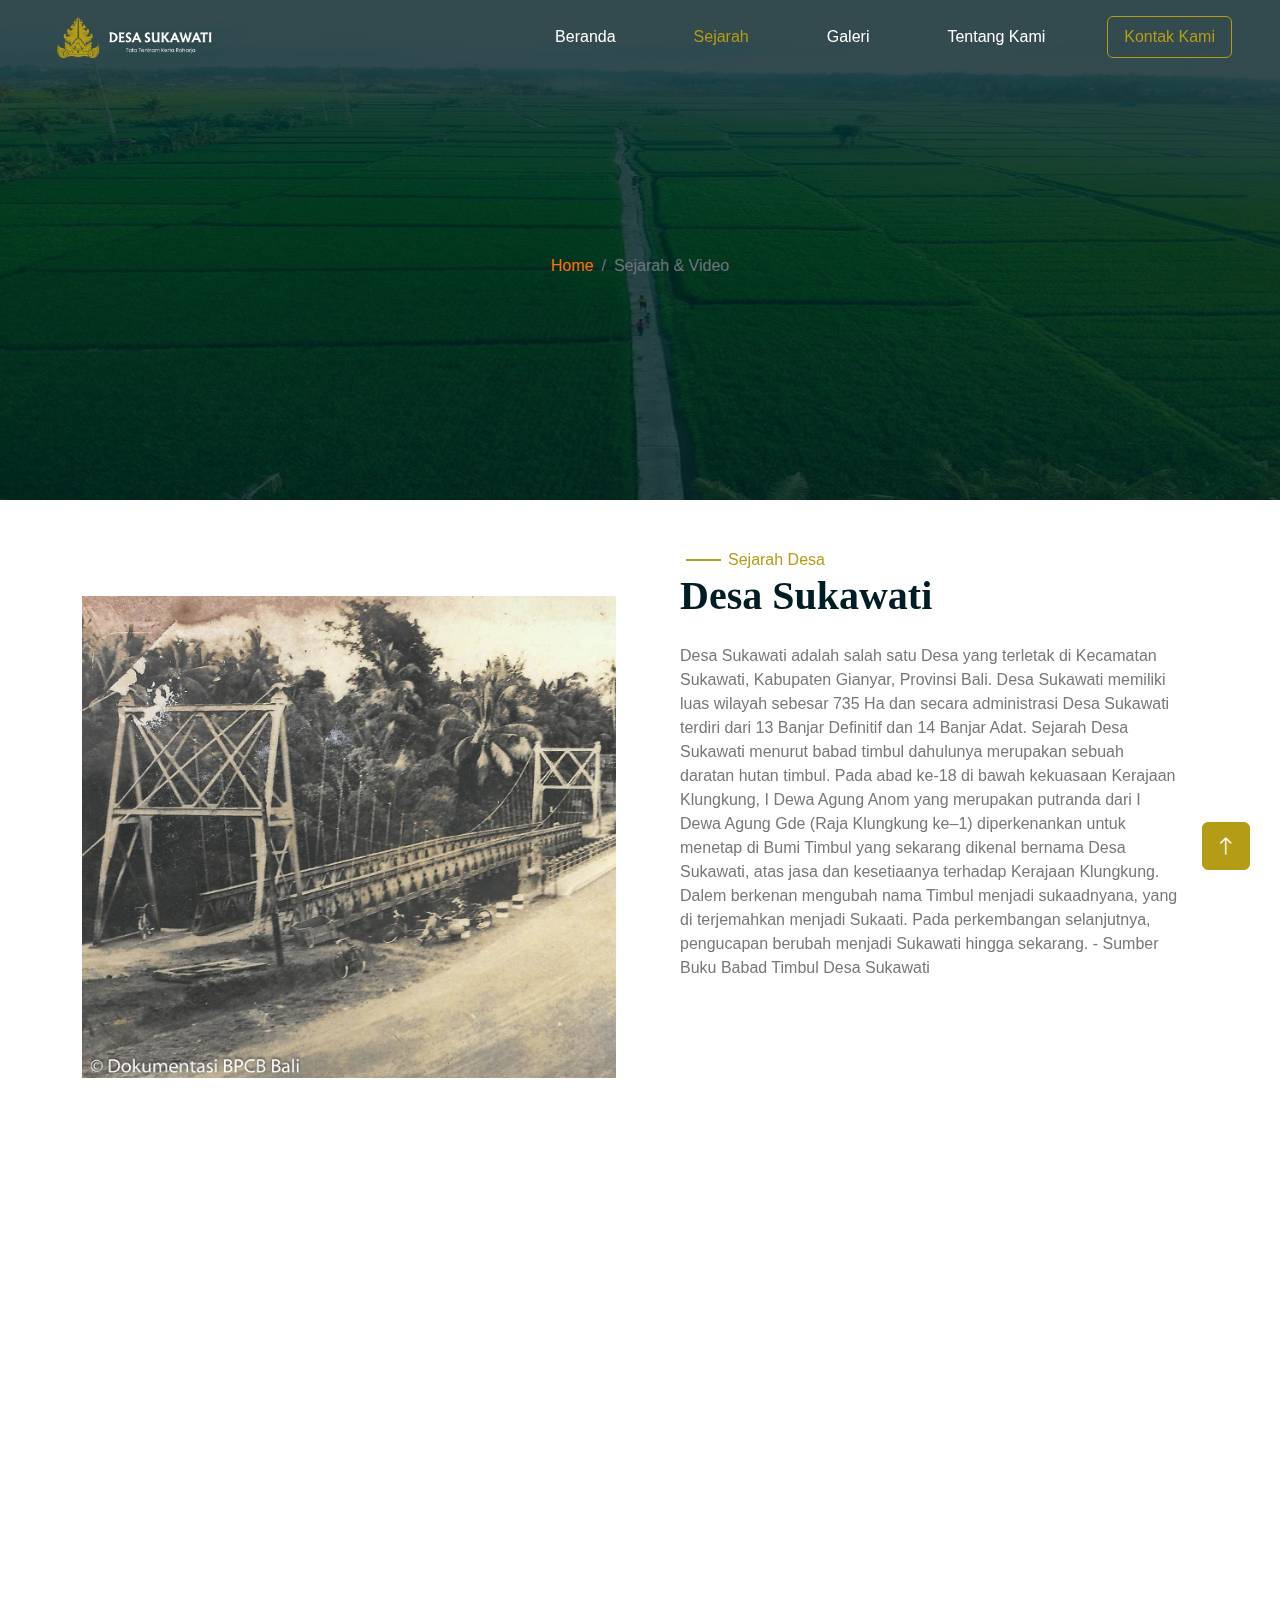
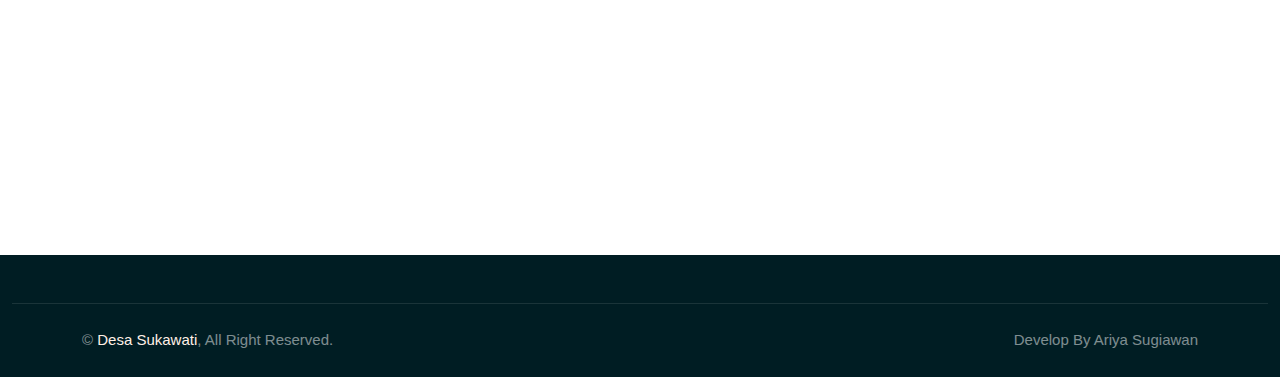
<file: sejarah.html>
<!DOCTYPE html>
<html lang="en">

<head>
    <meta charset="utf-8">
    <title>Desa Sukawati</title>
    <link rel="icon" href="img/logo-fix.png" type="image/png">
    <meta content="width=device-width, initial-scale=1.0" name="viewport">

    <link rel="preconnect" href="https://fonts.googleapis.com">
    <link rel="preconnect" href="https://fonts.gstatic.com" crossorigin>
    <link href="https://fonts.googleapis.com/css2?family=Inter:wght@400;500;600&family=Saira:wght@500;600;700&display=swap" rel="stylesheet"> 

    <link href="css/bootstrap.min.css" rel="stylesheet">
    <link href="css/style.css" rel="stylesheet">

    <link href="https://cdnjs.cloudflare.com/ajax/libs/font-awesome/5.10.0/css/all.min.css" rel="stylesheet">
    <link href="https://cdn.jsdelivr.net/npm/bootstrap-icons@1.4.1/font/bootstrap-icons.css" rel="stylesheet">

    <link href="https://unpkg.com/aos@2.3.1/dist/aos.css" rel="stylesheet">

</head>

<body>
    <div id="spinner" class="show bg-white position-fixed translate-middle w-100 vh-100 top-50 start-50 d-flex align-items-center justify-content-center">
        <div class="spinner-grow text-primary" role="status"></div>
    </div>

    <!-- navbar -->
    <div class="container-fluid fixed-top px-0 wow fadeIn" data-wow-delay="0.1s">
        <nav class="navbar navbar-expand-lg navbar-dark py-lg-0 px-lg-5 wow fadeIn" data-wow-delay="0.1s">
            <a href="index.html" class="navbar-brand ms-4 ms-lg-0">
                
                <div class="d-flex align-items-center">
                    <img src="img/logo-nav.png" alt="" srcset="" style="height: 45px; width: auto;" class="image-fluid">
                    <!-- <h1 class="text-primary m-0">Desa<span class="text-white"> Sukawati</span></h1> -->
                </div>
            </a>
            <button type="button" class="navbar-toggler me-4" data-bs-toggle="collapse" data-bs-target="#navbarCollapse">
                <span class="navbar-toggler-icon"></span>
            </button>
            <div class="collapse navbar-collapse" id="navbarCollapse">
                <div class="navbar-nav ms-auto p-4 p-lg-0">
                    <a href="index.html" class="nav-item nav-link px-lg-4">Beranda</a>
                    <a href="sejarah.html" class="nav-item nav-link active px-lg-4">Sejarah</a>
                    <a href="galeri.html" class="nav-item nav-link px-lg-4">Galeri</a>
                    <a href="tentangkami.html" class="nav-item nav-link px-lg-4">Tentang Kami</a>
                </div>
                <div class="d-none d-lg-flex ms-2">
                    <a class="btn btn-outline-primary py-2 px-3" href="index.html#kontakKami">
                        Kontak Kami
                    </a>
                </div>
            </div>
        </nav>
    </div>
    <!-- navbar -->

    <div class="container-fluid p-0 mb-5">
        <div id="header-carousel" class="carousel slide" data-bs-ride="carousel">
            <div class="carousel-inner">
                <div class="carousel-item active">
                    <img class="w-100" src="img/cover-1.png" alt="Image" style="height: 500px;">
                    <div class="carousel-caption d-flex align-items-center">
                        <div class="container">
                            <div class="row justify-content-center">
                                <div class="col-lg-7 pt-5">
                                    <nav aria-label="breadcrumb text-center">
                                        <ol class="breadcrumb justify-content-center">
                                            <li class="breadcrumb-item"><a href="index.html">Home</a></li>
                                            <li class="breadcrumb-item active" aria-current="page">Sejarah & Video</li>
                                        </ol>
                                    </nav>
                                </div>
                            </div>
                        </div>
                    </div>
                </div>
            </div>
        </div>
    </div>
   
    <!-- sejarah desa -->

    <div class="container-xxl">
        <div class="container">
            <div class="row g-5">
                <div class="col-lg-6">
                    <div class="position-relative overflow-hidden h-100" style="min-height: 400px;">
                        <img class="position-absolute w-80 h-100 pt-5 pe-5" src="img/s-1.jpg" alt="" style="object-fit: cover;" data-aos="fade-up">
                    </div>
                </div>
                <div class="col-lg-6">
                    <div class="">
                        <div class="section-title d-inline-block text-primary px-3 ms-5" data-aos="fade-up">Sejarah Desa</div>
                        <h1 class="display-6 ms-3" data-aos="fade-up">Desa Sukawati</h1>
                        <div class="p-3 mb-4">
                            <p data-aos="fade-up">Desa Sukawati adalah salah satu Desa yang terletak di Kecamatan Sukawati, Kabupaten Gianyar, Provinsi Bali.  Desa Sukawati memiliki luas wilayah sebesar 735 Ha dan secara administrasi Desa Sukawati terdiri dari 13 Banjar Definitif dan 14 Banjar Adat. Sejarah Desa Sukawati menurut babad timbul dahulunya merupakan sebuah daratan hutan timbul. Pada abad ke-18 di bawah kekuasaan Kerajaan Klungkung, I Dewa Agung Anom yang merupakan putranda dari I Dewa Agung Gde (Raja Klungkung ke–1) diperkenankan untuk menetap di Bumi Timbul yang sekarang dikenal bernama Desa Sukawati, atas jasa dan kesetiaanya terhadap Kerajaan Klungkung. Dalem berkenan mengubah nama Timbul menjadi sukaadnyana, yang di terjemahkan menjadi Sukaati. Pada perkembangan selanjutnya, pengucapan berubah menjadi Sukawati hingga sekarang. - Sumber Buku Babad Timbul Desa Sukawati </p>
                            <a class="btn btn-outline-primary py-2 px-3 rounded-0" href="https://online.fliphtml5.com/pthnb/uizs/" data-aos="fade-up" target="_blank">
                                Brandbook Desa Sukawati
                            </a>
                        </div>
                        
                    </div>
                </div>
            </div>
        </div>
    </div>

    <!-- sejarah desa -->

    <!-- vidio desa -->
    <div class="container-xxl my-5">
        <div class="container">
            <div class="row">
                <div class="col-lg-12">
                    <div class="h-100">
                        <div class="section-title-2 d-inline-block text-primary px-3 ms-5 f3-1" data-aos="fade-up">
                            <h1>Video Profile Desa Sukawati</h1>
                        </div>
                        <div class="p-3 mb-4">
                            <p data-aos="fade-up">Budaya dan tradisi yang diwariskan secara turun-temurun dari generasi ke generasi menjadi bagian integral dari kehidupan sehari-hari di Desa Sukawati. Melalui festival-festival dan upacara adat yang digelar, masyarakat desa mempertahankan dan memperkaya nilai-nilai budaya mereka. Selain menjadi saksi perkembangan seni dan budaya Bali, Desa Sukawati juga mengundang wisatawan untuk merasakan kehangatan dan keindahan kehidupan desa yang masih kental dengan nuansa tradisional.</p>
                            <iframe width="100%" height="450" src="https://www.youtube.com/embed/2O2yq6MqJoc?si=4DbrSwyTL2v4dkRg" title="YouTube video player" frameborder="0" allow="accelerometer; autoplay; clipboard-write; encrypted-media; gyroscope; picture-in-picture; web-share" referrerpolicy="strict-origin-when-cross-origin" allowfullscreen></iframe>
                        </div>
                        
                    </div>
                </div>
            </div>
        </div>
    </div>
    <!-- vidio desa -->

    <div class="container-fluid bg-dark text-white-50 footer mt-5 pt-5 wow fadeIn" data-wow-delay="0.1s">
        <div class="container-fluid copyright">
            <div class="container">
                <div class="row">
                    <div class="col-md-6 text-center text-md-start mb-3 mb-md-0">
                        &copy; <a href="#">Desa Sukawati</a>, All Right Reserved.
                    </div>
                    <div class="col-md-6 text-center text-md-end">
                        Develop By Ariya Sugiawan
                    </div>
                </div>
            </div>
        </div>
    </div>

    <a href="#" class="btn btn-lg btn-primary btn-lg-square back-to-top"><i class="bi bi-arrow-up"></i></a>
    <script src="https://code.jquery.com/jquery-3.4.1.min.js"></script>
    <script src="https://cdn.jsdelivr.net/npm/bootstrap@5.0.0/dist/js/bootstrap.bundle.min.js"></script>

    <script src="js/main.js"></script>
    <script src="https://unpkg.com/aos@2.3.1/dist/aos.js"></script>


    <script>
        window.addEventListener('scroll', function() {
            var navbar = document.querySelector('.navbar');
            if (window.scrollY > 50) { 
                navbar.classList.add('navbar-scrolled');
            } else {
                navbar.classList.remove('navbar-scrolled');
            }
        });

        window.addEventListener('load', function() {
            var navbar = document.querySelector('.navbar');
            if (window.scrollY > 50) { 
                navbar.classList.add('navbar-scrolled');
            } else {
                navbar.classList.remove('navbar-scrolled');
            }
        });

        AOS.init();
    </script>
</body>

</html>
</file>
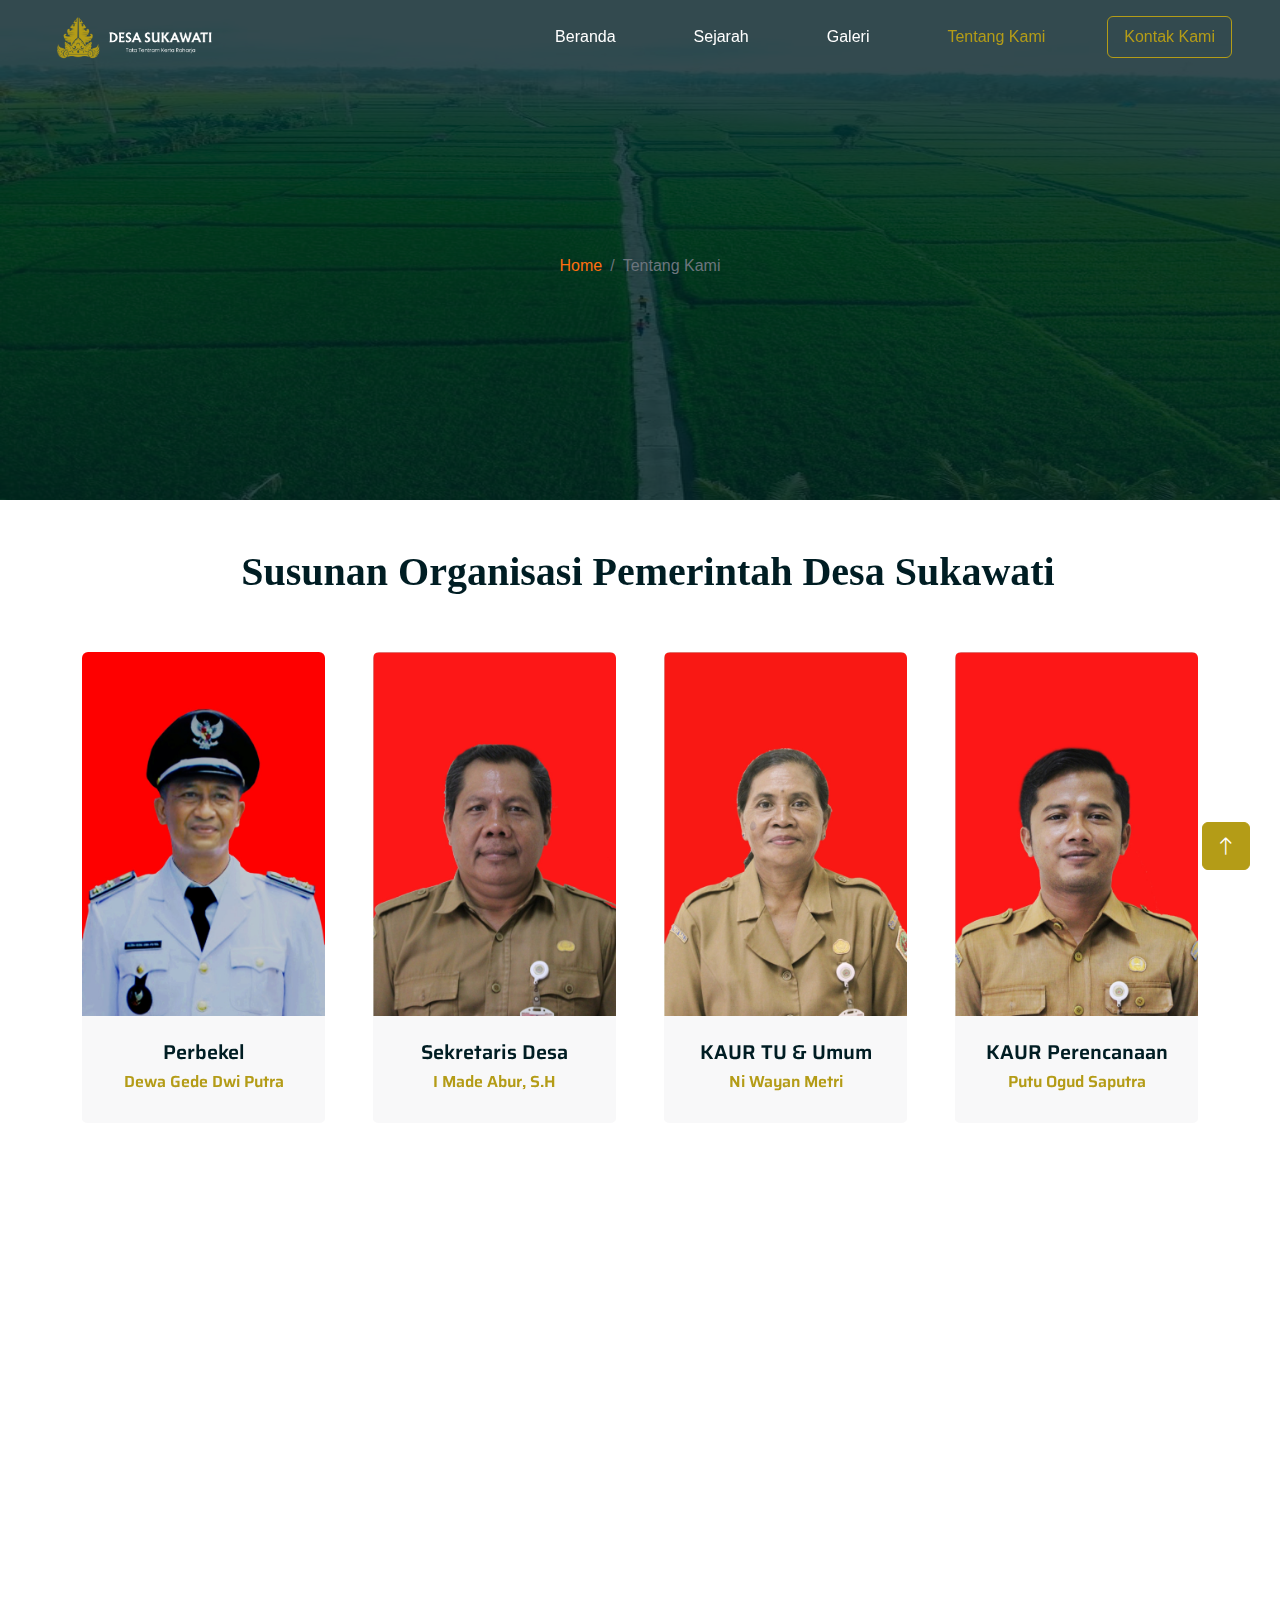
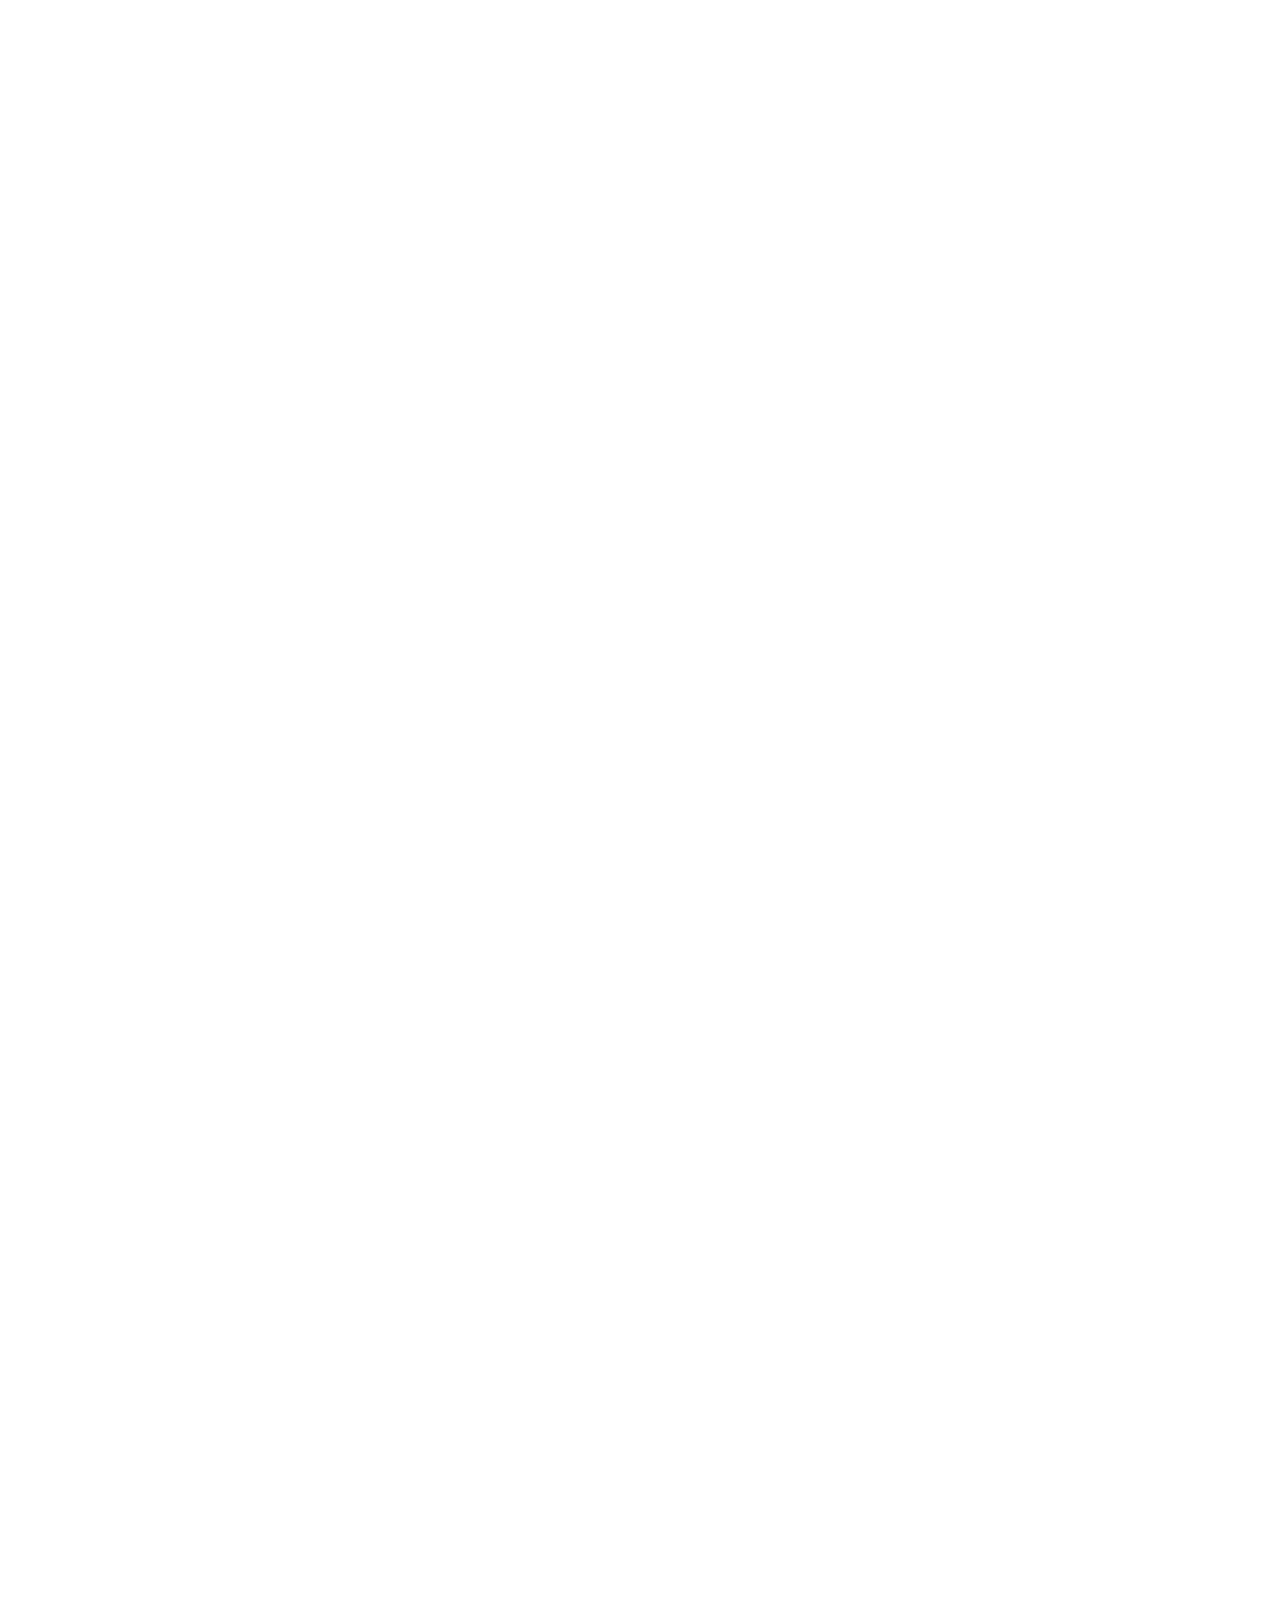
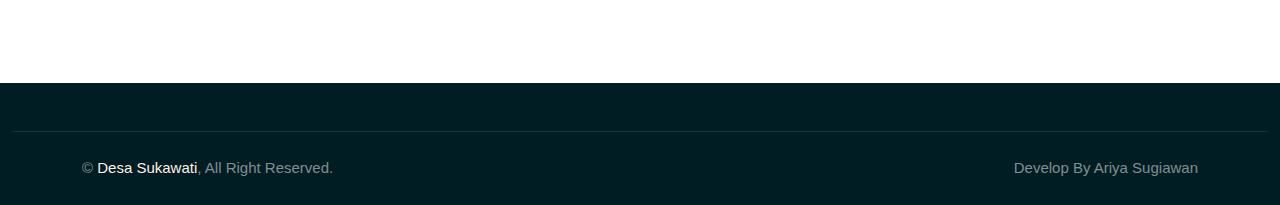
<file: tentangkami.html>
<!DOCTYPE html>
<html lang="en">

    <head>
        <meta charset="utf-8">
        <title>Desa Sukawati</title>
        <link rel="icon" href="img/logo-fix.png" type="image/png">
        <meta content="width=device-width, initial-scale=1.0" name="viewport">

        <link rel="preconnect" href="https://fonts.googleapis.com">
        <link rel="preconnect" href="https://fonts.gstatic.com" crossorigin>
        <link
            href="https://fonts.googleapis.com/css2?family=Inter:wght@400;500;600&family=Saira:wght@500;600;700&display=swap"
            rel="stylesheet">

        <link href="css/bootstrap.min.css" rel="stylesheet">
        <link href="css/style.css" rel="stylesheet">

        <link
            href="https://cdnjs.cloudflare.com/ajax/libs/font-awesome/5.10.0/css/all.min.css"
            rel="stylesheet">
        <link
            href="https://cdn.jsdelivr.net/npm/bootstrap-icons@1.4.1/font/bootstrap-icons.css"
            rel="stylesheet">

        <link href="https://unpkg.com/aos@2.3.1/dist/aos.css" rel="stylesheet">

    </head>

    <body>
        <div id="spinner"
            class="show bg-white position-fixed translate-middle w-100 vh-100 top-50 start-50 d-flex align-items-center justify-content-center">
            <div class="spinner-grow text-primary" role="status"></div>
        </div>

        <!-- navbar -->
        <div class="container-fluid fixed-top px-0 wow fadeIn"
            data-wow-delay="0.1s">
            <nav
                class="navbar navbar-expand-lg navbar-dark py-lg-0 px-lg-5 wow fadeIn"
                data-wow-delay="0.1s">
                <a href="index.html" class="navbar-brand ms-4 ms-lg-0">

                    <div class="d-flex align-items-center">
                        <img src="img/logo-nav.png" alt srcset
                            style="height: 45px; width: auto;"
                            class="image-fluid">
                        <!-- <h1 class="text-primary m-0">Desa<span class="text-white"> Sukawati</span></h1> -->
                    </div>
                </a>
                <button type="button" class="navbar-toggler me-4"
                    data-bs-toggle="collapse"
                    data-bs-target="#navbarCollapse">
                    <span class="navbar-toggler-icon"></span>
                </button>
                <div class="collapse navbar-collapse" id="navbarCollapse">
                    <div class="navbar-nav ms-auto p-4 p-lg-0">
                        <a href="index.html"
                            class="nav-item nav-link  px-lg-4">Beranda</a>
                        <a href="sejarah.html"
                            class="nav-item nav-link px-lg-4">Sejarah</a>
                        <a href="galeri.html"
                            class="nav-item nav-link px-lg-4">Galeri</a>
                        <a href="tentangkami.html"
                            class="nav-item nav-link active px-lg-4">Tentang
                            Kami</a>
                    </div>
                    <div class="d-none d-lg-flex ms-2">
                        <a class="btn btn-outline-primary py-2 px-3"
                            href="index.html#kontakKami">
                            Kontak Kami
                        </a>
                    </div>
                </div>
            </nav>
        </div>
        <!-- navbar -->

        <div class="container-fluid p-0 mb-5">
            <div id="header-carousel" class="carousel slide"
                data-bs-ride="carousel">
                <div class="carousel-inner">
                    <div class="carousel-item active">
                        <img class="w-100" src="img/cover-1.png" alt="Image"
                            style="height: 500px;">
                        <div class="carousel-caption d-flex align-items-center">
                            <div class="container">
                                <div class="row justify-content-center">
                                    <div class="col-lg-7 pt-5">

                                        <nav
                                            aria-label="breadcrumb text-center">
                                            <ol
                                                class="breadcrumb justify-content-center">
                                                <li class="breadcrumb-item"><a
                                                        href="index.html">Home</a></li>
                                                <li
                                                    class="breadcrumb-item active"
                                                    aria-current="page">Tentang
                                                    Kami</li>
                                            </ol>
                                        </nav>
                                    </div>
                                </div>
                            </div>
                        </div>
                    </div>
                </div>
            </div>
        </div>

        <!-- tentang kami -->

        <!-- tentang kami -->

        <!--<div class="container-xxl">
            <div class="container">
                <div class="row g-5">
                    <div class="col-lg-6">
                        <div class>
                            <div
                                class="section-title d-inline-block text-primary px-3 ms-5"
                                data-aos="fade-up">Desa
                                Sukawati</div>
                            <h1 class="display-6 ms-3"
                                data-aos="fade-up">Visi</h1>
                            <div class="p-3 mb-4">
                                <p>BERSAMA MEMBANGUN DESA SUKAWATI YANG BEBAS (
                                    BERSIH, BERBUDAYA AMAN DAN SEJAHTERA )
                                    BERLANDASKAN TRI HITA KARANA MENUJU
                                    JAGATDITHA</p>
                            </div>
                        </div>
                    </div>
                    <div class="col-lg-6">
                        <div class>
                            <div
                                class="section-title d-inline-block text-primary px-3 ms-5"
                                data-aos="fade-up">Desa Sukawati
                            </div>
                            <h1 class="display-6 ms-3"
                                data-aos="fade-up">Misi</h1>
                            <div class="p-3 mb-4">
                                <ol>
                                    <li>SANGAT PENTING SUATU KEBERSAMAAN SEMUA
                                        ELEMEN MASYARAKAT ADAT ATAU DINAS
                                        BERSINERGI/
                                        BERSATU PADU DALAM GERAK MEMBANGUN DARI
                                        PROSES PERENCANAAN, PELAKSANAAN DAN
                                        PERTANGGUNG
                                        JAWABAN SERTA EVALUASI MENJADI TANGGUNG
                                        JAWAB KITA BERSAMA.</li>
                                    <li>MEMBANGUN PEMERINTAHAN DESA YANG BERSIH,
                                        PROFESIONAL YANG BERORIENTASI PADA
                                        PELAYANAN
                                        PUBLIK ATAU MASYARAKAT.</li>
                                    <li>SUKAWATI YANG BERSIH DAN HIJAU
                                        BERDASARKAN PENERAPAN TATA RUANG SERTA
                                        BERWAWASAN
                                        LINGKUNGAN.</li>
                                    <li>MENUMBUH KEMBANGKAN BUDAYA MASYARAKAT
                                        BERBASIS NILAI KEARIFAN LOKAL DAN
                                        MENINGKATKAN
                                        PERAN DESA ADAT/ BANJAR, SUBAK, SEKAA
                                        TERUNA/ KARANG TARUNA DALAM MENJAGA ADAT
                                        BUDAYA
                                        DAN AGAMA.</li>
                                    <li>MEMBERIKAN RASA AMAN KEPADA MASYARAKAT
                                        DENGAN BERSAMA- SAMA/ BERSINERGI DENGAN
                                        MASYARAKAT, PECALANG, LINMAS, APARAT
                                        KEPOLISIAN/ TNI UNTUK MENJAGA KEAMANAN
                                        DAN
                                        KENYAMANAN DILINGKUNGAN/ BANJAR
                                        MASING-MASING.</li>
                                    <li>MENINGKATKAN KESEJAHTERAAN MASYARAKAT
                                        MELALUI KUALITAS SDM YANG PROFESIONAL
                                        DAN BERJIWA
                                        KEWIRAUSAHAAN
                                        <ul>- MENGIMPLEMENTASIKAN WAJIB BELAJAR
                                            12 TAHUN</ul>
                                        <ul>- BEA SISWA ANAK MISKIN</ul>
                                        <ul>- MENINGKATKAN KUALITAS PENDIDIKAN
                                            SERTA TENAGA PENDIDIK</ul>
                                        <ul>- MEMBERIKAN BEDAH RUMAH KEPADA KK
                                            MISKIN</ul>
                                        <ul>- MEMBERIKAN BANTUAN DAN PELATIHAN /
                                            LIVE SKILL KEPADA KELOMPOK-KELOMPOK
                                            DAN USAHA KECIL DAN MENENGAH.</ul>
                                    </li>
                                    <li>DENGAN SALING MENJAGA HUBUNGAN DALAM
                                        USAHA MEWUJUDKAN TRI HITA KARANA MENUJU
                                        KESEIMBANGAN
                                        DAN KESELARASAN SEHINGGA ADA HARMONISASI
                                        DALAM KEHIDUPAN UNTUK MENUJU
                                        JAGATDITA.</li>
                                </ol>
                            </div>
                        </div>
                    </div>
                </div>
            </div>
        </div>-->

        <div class="container-xxl mt-5">
            <div class="container">
                <div class="row g-5">
                    <div
                        class="col-lg-12 align-items-center justify-content-center">
                        <div class="justify-content-center">
                            <!-- <div class="section-title-4 text-primary px-3 ms-5 text-center" data-aos="fade-up">Tentang Kami</div> -->
                            <h1 class="display-6 ms-3 text-center"
                                data-aos="fade-up">Susunan Organisasi
                                Pemerintah Desa Sukawati</h1>
                        </div>
                    </div>

                    <div class="col-lg-3 col-md-6" data-aos="fade-up">
                        <div
                            class="team-item position-relative rounded overflow-hidden">
                            <div class="overflow-hidden">
                                <img class="img-fluid"
                                    src="organisasi/KEPALA DESA.jpg"
                                    alt>
                            </div>
                            <div class="team-text bg-light text-center p-4">
                                <h5>Perbekel</h5>
                                <h6 class="text-primary">Dewa Gede Dwi
                                    Putra</h6>
                            </div>
                        </div>
                    </div>

                    <div class="col-lg-3 col-md-6" data-aos="fade-up">
                        <div
                            class="team-item position-relative rounded overflow-hidden">
                            <div class="overflow-hidden">
                                <img class="img-fluid"
                                    src="organisasi/SEKRETARIS DESA.jpg"
                                    alt>
                            </div>
                            <div class="team-text bg-light text-center p-4">
                                <h5>Sekretaris Desa</h5>
                                <h6 class="text-primary">I Made Abur, S.H</h6>
                            </div>
                        </div>
                    </div>

                    <div class="col-lg-3 col-md-6" data-aos="fade-up">
                        <div
                            class="team-item position-relative rounded overflow-hidden">
                            <div class="overflow-hidden">
                                <img class="img-fluid"
                                    src="organisasi/KEP URUSAN UMUM.jpg"
                                    alt>
                            </div>
                            <div class="team-text bg-light text-center p-4">
                                <h5>KAUR TU & Umum</h5>
                                <h6 class="text-primary">Ni Wayan Metri</h6>
                            </div>
                        </div>
                    </div>

                    <div class="col-lg-3 col-md-6" data-aos="fade-up">
                        <div
                            class="team-item position-relative rounded overflow-hidden">
                            <div class="overflow-hidden">
                                <img class="img-fluid"
                                    src="organisasi/KEP URUSAN PERENCANAAN.jpg"
                                    alt>
                            </div>
                            <div class="team-text bg-light text-center p-4">
                                <h5>KAUR Perencanaan</h5>
                                <h6 class="text-primary">Putu Ogud Saputra</h6>
                            </div>
                        </div>
                    </div>

                    <div class="col-lg-3 col-md-6" data-aos="fade-up">
                        <div
                            class="team-item position-relative rounded overflow-hidden">
                            <div class="overflow-hidden">
                                <img class="img-fluid"
                                    src="organisasi/KEP URUSAN KEUANGAN.jpg"
                                    alt>
                            </div>
                            <div class="team-text bg-light text-center p-4">
                                <h5>KAUR Keuangan</h5>
                                <h6 class="text-primary">Ni Made Setiawati</h6>
                            </div>
                        </div>
                    </div>

                    <div class="col-lg-3 col-md-6" data-aos="fade-up">
                        <div
                            class="team-item position-relative rounded overflow-hidden">
                            <div class="overflow-hidden">
                                <img class="img-fluid"
                                    src="organisasi/KEP SEKSI PEMERINTAHAN 1.png"
                                    alt>
                            </div>
                            <div class="team-text bg-light text-center p-4">
                                <h5>KASI Pemerintahan</h5>
                                <h6 class="text-primary">Drs. Nyoman Sinarsa</h6>
                            </div>
                        </div>
                    </div>

                    <div class="col-lg-3 col-md-6" data-aos="fade-up">
                        <div
                            class="team-item position-relative rounded overflow-hidden">
                            <div class="overflow-hidden">
                                <img class="img-fluid"
                                    src="organisasi/KEP SEKSI KESEJAHTERAAN.jpg"
                                    alt>
                            </div>
                            <div class="team-text bg-light text-center p-4">
                                <h5>KASI Kesejahteraan</h5>
                                <h6 class="text-primary">Ni Made Ika Ratnadewi</h6>
                            </div>
                        </div>
                    </div>

                    <div class="col-lg-3 col-md-6" data-aos="fade-up">
                        <div
                            class="team-item position-relative rounded overflow-hidden">
                            <div class="overflow-hidden">
                                <img class="img-fluid"
                                    src="organisasi/KEP SEKSI PELEYANAN.jpg"
                                    alt>
                            </div>
                            <div class="team-text bg-light text-center p-4">
                                <h5>KASI Pelayanan</h5>
                                <h6 class="text-primary">Ni Made Sri Widiastuti</h6>
                            </div>
                        </div>
                    </div>

                    <div class="col-lg-3 col-md-6" data-aos="fade-up">
                        <div
                            class="team-item position-relative rounded overflow-hidden">
                            <div class="overflow-hidden">
                                <img class="img-fluid"
                                    src="organisasi/KELIHAN GLUMPANG.jpg"
                                    alt>
                            </div>
                            <div class="team-text bg-light text-center p-4">
                                <h5>Kelihan Gelumpang</h5>
                                <h6 class="text-primary">I Wayan Agus Arta Negara</h6>
                            </div>
                        </div>
                    </div>

                    <div class="col-lg-3 col-md-6" data-aos="fade-up">
                        <div
                            class="team-item position-relative rounded overflow-hidden">
                            <div class="overflow-hidden">
                                <img class="img-fluid"
                                    src="organisasi/KELIHAN BABAKAN.jpg"
                                    alt>
                            </div>
                            <div class="team-text bg-light text-center p-4">
                                <h5>Kelihan Telabah</h5>
                                <h6 class="text-primary">I Made Iman Budaya</h6>
                            </div>
                        </div>
                    </div>

                    <div class="col-lg-3 col-md-6" data-aos="fade-up">
                        <div
                            class="team-item position-relative rounded overflow-hidden">
                            <div class="overflow-hidden">
                                <img class="img-fluid"
                                    src="organisasi/KELIHAN PALAK.jpg"
                                    alt>
                            </div>
                            <div class="team-text bg-light text-center p-4">
                                <h5>Kelihan Palak</h5>
                                <h6 class="text-primary">I Made Sanggara</h6>
                            </div>
                        </div>
                    </div>

                    <div class="col-lg-3 col-md-6" data-aos="fade-up">
                        <div
                            class="team-item position-relative rounded overflow-hidden">
                            <div class="overflow-hidden">
                                <img class="img-fluid"
                                    src="organisasi/KELIHAN TEBUANA 1.png"
                                    alt>
                            </div>
                            <div class="team-text bg-light text-center p-4">
                                <h5>Kelihan Tebuana</h5>
                                <h6 class="text-primary">I Wayan Narayana</h6>
                            </div>
                        </div>
                    </div>

                    <div class="col-lg-3 col-md-6" data-aos="fade-up">
                        <div
                            class="team-item position-relative rounded overflow-hidden">
                            <div class="overflow-hidden">
                                <img class="img-fluid"
                                    src="organisasi/KELIHAN DLODTANGLUK.jpg"
                                    alt>
                            </div>
                            <div class="team-text bg-light text-center p-4">
                                <h5>Kelihan Dlodtangluk</h5>
                                <h6 class="text-primary">I Nyoman GD. Arimbawa</h6>
                            </div>
                        </div>
                    </div>

                    <div class="col-lg-3 col-md-6" data-aos="fade-up">
                        <div
                            class="team-item position-relative rounded overflow-hidden">
                            <div class="overflow-hidden">
                                <img class="img-fluid"
                                    src="organisasi/KELIHAN GELULUNG.jpg"
                                    alt>
                            </div>
                            <div class="team-text bg-light text-center p-4">
                                <h5>Kelihan Gelulung</h5>
                                <h6 class="text-primary">I Made Angga Arta</h6>
                            </div>
                        </div>
                    </div>

                    <div class="col-lg-3 col-md-6" data-aos="fade-up">
                        <div
                            class="team-item position-relative rounded overflow-hidden">
                            <div class="overflow-hidden">
                                <img class="img-fluid"
                                    src="organisasi/KELIHAN PEKUWUDAN.jpg"
                                    alt>
                            </div>
                            <div class="team-text bg-light text-center p-4">
                                <h5>Kelihan Pekuwudan</h5>
                                <h6 class="text-primary">I Ketit Rai Suparsa</h6>
                            </div>
                        </div>
                    </div>

                    <div class="col-lg-3 col-md-6" data-aos="fade-up">
                        <div
                            class="team-item position-relative rounded overflow-hidden">
                            <div class="overflow-hidden">
                                <img class="img-fluid"
                                    src="organisasi/KELIHAN BEDIL 1.png"
                                    alt>
                            </div>
                            <div class="team-text bg-light text-center p-4">
                                <h5>Kelihan Bedil</h5>
                                <h6 class="text-primary">I Wayan Sandi</h6>
                            </div>
                        </div>
                    </div>

                    <div class="col-lg-3 col-md-6" data-aos="fade-up">
                        <div
                            class="team-item position-relative rounded overflow-hidden">
                            <div class="overflow-hidden">
                                <img class="img-fluid"
                                    src="organisasi/KELIHAN TAMENG 1.png"
                                    alt>
                            </div>
                            <div class="team-text bg-light text-center p-4">
                                <h5>Kelihan Tameng</h5>
                                <h6 class="text-primary">I Putu Suwidiarta</h6>
                            </div>
                        </div>
                    </div>

                    <div class="col-lg-3 col-md-6" data-aos="fade-up">
                        <div
                            class="team-item position-relative rounded overflow-hidden">
                            <div class="overflow-hidden">
                                <img class="img-fluid"
                                    src="organisasi/KELIHAN DLODPANGKUNG.jpg"
                                    alt>
                            </div>
                            <div class="team-text bg-light text-center p-4">
                                <h5>Kelihan Dlodpangkung</h5>
                                <h6 class="text-primary">I Wayan Budiarman</h6>
                            </div>
                        </div>
                    </div>

                    <div class="col-lg-3 col-md-6" data-aos="fade-up">
                        <div
                            class="team-item position-relative rounded overflow-hidden">
                            <div class="overflow-hidden">
                                <img class="img-fluid"
                                    src="organisasi/KELIHAN KEBALIAN.jpg"
                                    alt>
                            </div>
                            <div class="team-text bg-light text-center p-4">
                                <h5>Kelihan Kebalian</h5>
                                <h6 class="text-primary">I Ketut Sujana</h6>
                            </div>
                        </div>
                    </div>

                    <div class="col-lg-3 col-md-6" data-aos="fade-up">
                        <div
                            class="team-item position-relative rounded overflow-hidden">
                            <div class="overflow-hidden">
                                <img class="img-fluid"
                                    src="organisasi/KELIHAN MUDITA.jpg"
                                    alt>
                            </div>
                            <div class="team-text bg-light text-center p-4">
                                <h5>Kelihan Mudita</h5>
                                <h6 class="text-primary">Ida Bagus Ketut Mas Adnyana</h6>
                            </div>
                        </div>
                    </div>

                </div>
            </div>

        </div>

        <!-- tentang kami -->

        <div
            class="container-fluid bg-dark text-white-50 footer mt-5 pt-5 wow fadeIn"
            data-wow-delay="0.1s">
            <div class="container-fluid copyright">
                <div class="container">
                    <div class="row">
                        <div
                            class="col-md-6 text-center text-md-start mb-3 mb-md-0">
                            &copy; <a href="#">Desa Sukawati</a>, All Right
                            Reserved.
                        </div>
                        <div class="col-md-6 text-center text-md-end">
                            Develop By Ariya Sugiawan
                        </div>
                    </div>
                </div>
            </div>
        </div>

        <a href="#" class="btn btn-lg btn-primary btn-lg-square back-to-top"><i
                class="bi bi-arrow-up"></i></a>
        <script src="https://code.jquery.com/jquery-3.4.1.min.js"></script>
        <script
            src="https://cdn.jsdelivr.net/npm/bootstrap@5.0.0/dist/js/bootstrap.bundle.min.js"></script>

        <script src="js/main.js"></script>
        <script src="https://unpkg.com/aos@2.3.1/dist/aos.js"></script>

        <script>
        window.addEventListener('scroll', function () {
            var navbar = document.querySelector('.navbar');
            if (window.scrollY > 50) {
                navbar.classList.add('navbar-scrolled');
            } else {
                navbar.classList.remove('navbar-scrolled');
            }
        });

        window.addEventListener('load', function () {
            var navbar = document.querySelector('.navbar');
            if (window.scrollY > 50) {
                navbar.classList.add('navbar-scrolled');
            } else {
                navbar.classList.remove('navbar-scrolled');
            }
        });

        AOS.init();
    </script>
    </body>

</html>
</file>
<file: css/style.css>
/********** Template CSS **********/
:root {
    --primary: #b49c17;
    --secondary: #FFF0E6;
    --light: #F8F8F9;
    --dark: #001D23;
}

h1{
    font-family: 'Albertus Nova';
}


.back-to-top {
    position: fixed;
    display: none;
    right: 30px;
    bottom: 30px;
    z-index: 99;
}

#spinner {
    opacity: 0;
    visibility: hidden;
    transition: opacity .5s ease-out, visibility 0s linear .5s;
    z-index: 99999;
}

#spinner.show {
    transition: opacity .5s ease-out, visibility 0s linear 0s;
    visibility: visible;
    opacity: 1;
}

.btn {
    font-weight: 500;
    transition: .5s;
}

.btn.btn-primary,
.btn.btn-outline-primary:hover {
    color: #FFFFFF;
}

.btn.btn-primary:hover {
    color: var(--primary);
    background: transparent;
}

.btn-square {
    width: 38px;
    height: 38px;
}

.btn-sm-square {
    width: 32px;
    height: 32px;
}

.btn-lg-square {
    width: 48px;
    height: 48px;
}

.btn-square,
.btn-sm-square,
.btn-lg-square {
    padding: 0;
    display: flex;
    align-items: center;
    justify-content: center;
    font-weight: normal;
}

.fixed-top {
    transition: .5s;
}

.top-bar {
    height: 45px;
    border-bottom: 1px solid rgba(255, 255, 255, .07);
}

.navbar .navbar-nav .nav-link {
    margin-right: 30px;
    padding: 25px 0;
    color: #FFFFFF;
    font-weight: 500;
    outline: none;
}

.navbar .navbar-nav .nav-link:hover,
.navbar .navbar-nav .nav-link.active {
    color: var(--primary);
}

@media (max-width: 991.98px) {
    .navbar .navbar-nav {
        margin-top: 10px;
        border-top: 1px solid rgba(0, 0, 0, .07);
        background: var(--dark);
    }

    .navbar .navbar-nav .nav-link {
        padding: 10px 0;
    }
}

@media (min-width: 992px) {
    .navbar .nav-item .dropdown-menu {
        display: block;
        visibility: hidden;
        top: 100%;
        transform: rotateX(-75deg);
        transform-origin: 0% 0%;
        transition: .5s;
        opacity: 0;
    }

    .navbar .nav-item:hover .dropdown-menu {
        transform: rotateX(0deg);
        visibility: visible;
        transition: .5s;
        opacity: 1;
    }
}

.navbar {
    transition: background-color 0.3s ease;
}

.navbar-scrolled {
    background-color: var(--dark) !important;
}


.carousel-caption {
    top: 0;
    left: 0;
    right: 0;
    bottom: 0;
    display: flex;
    align-items: center;
    justify-content: center;
    text-align: center;
    background: rgba(0, 29, 35, .8);
    z-index: 1;
}

.carousel-control-prev,
.carousel-control-next {
    width: 15%;
}

.carousel-control-prev-icon,
.carousel-control-next-icon {
    width: 3rem;
    height: 3rem;
    background-color: var(--dark);
    border: 12px solid var(--dark);
    border-radius: 3rem;
}

@media (max-width: 768px) {
    #header-carousel .carousel-item {
        position: relative;
        min-height: 450px;
    }
    
    #header-carousel .carousel-item img {
        position: absolute;
        width: 100%;
        height: 100%;
        object-fit: cover;
    }
}

.causes-item .causes-overlay {
    position: absolute;
    width: 100%;
    height: 0;
    top: 0;
    left: 0;
    display: flex;
    align-items: center;
    justify-content: center;
    background: rgba(0, 0, 0, .5);
    overflow: hidden;
    opacity: 0;
    transition: .5s;
}

.causes-item{
    overflow: hidden;
}

.causes-item:hover .causes-overlay {
    height: 100%;
    opacity: 1;
}

.causes-item:hover .position-relative{
    transform: scale(1.08);
    transition: .5s;
}


.causes-item .position-relative {
    transition: transform 0.5s; 
}


.section-title::after {
    position: absolute;
    content: "";
    width: 35px;
    height: 2px;
    top: 50%;
    right: -40px;
    left: -20%;
    margin-top: -1px;
    background: var(--primary);
}

.section-title-2::after {
    position: absolute;
    content: "";
    width: 35px;
    height: 2px;
    top: 48%;
    /* margin-right: 400px; */
    margin-left: -50px;
    margin-top: -1px;
    background: var(--primary);
}

.section-title-3::after {
    position: absolute;
    content: "";
    width: 35px;
    height: 2px;
    top: 50%;
    margin-left: -90px;
    margin-top: -1px;
    background: var(--primary);
}

.section-title-4::after {
    position: absolute;
    content: "";
    width: 35px;
    height: 2px;
    top: 50%;
    margin-left: -150px;
    margin-top: -1px;
    background: var(--primary);
}

.team-item {
    overflow: hidden;
    position: relative;
    transition: transform 0.5s ease, border-bottom 0.5s ease;
    border-bottom: 2px solid transparent; 
}

.team-item:hover {
    transform: translateY(-20px);
    border-bottom: 2px solid var(--primary);
}

.team-social a {
    transition: background-color 0.3s, color 0.3s;
    background-color: white;
}

.team-social a:hover {
    background-color: var(--primary);
    color: white;
}

/* .section-titles::before {
    content: "";
    width: 50px;
    position: absolute;
    margin-top: 13px;
    right: 52.5%;
    margin-right: 50px;
    border: 1px solid var(--bs-primary) !important;
} */


.gallery .gallery-item {
    position: relative;
    overflow: hidden;
    border-radius: 10px;
}

.gallery .gallery-item img {
    min-height: 300px;
    object-fit: cover;
}

.gallery .gallery-item .gallery-content {
    position: absolute;
    width: 100%;
    height: 100%;
    bottom: 0;
    left: 0;
    padding: 15px;
    background: rgba(0, 0, 0, 0.3);
    border-radius: 10px;
    display: flex;
    flex-direction: column;
    justify-content: end;
    transition: 0.5s;
}

.gallery .gallery-item .gallery-content .gallery-info {
    position: relative;
    margin-bottom: -100%;
    opacity: 0;
    transition: 0.5s;
}

.gallery .gallery-item .gallery-plus-icon {
    position: absolute;
    top: 50%;
    left: 50%;
    transform: translate(-50%, -50%);
    transition: 0.5s;
    opacity: 0;
}

.gallery .gallery-item:hover .gallery-content .gallery-info {
   opacity: 1;
   margin: 0;
}

.gallery .gallery-item img {
    transition: 0.5s;
}

.gallery .gallery-item:hover img {
    transform: scale(1.2);
}

.gallery .gallery-item:hover .gallery-content {
    background: rgba(0, 0, 0, .5);
}


.footer .btn.btn-square:hover {
    color: var(--secondary);
    border-color: var(--light);
}

.footer .copyright {
    padding: 25px 0;
    font-size: 15px;
    border-top: 1px solid rgba(256, 256, 256, .1);
}

.footer .copyright a {
    color: var(--secondary);
}

.footer .copyright a:hover {
    color: var(--primary);
}
</file>
